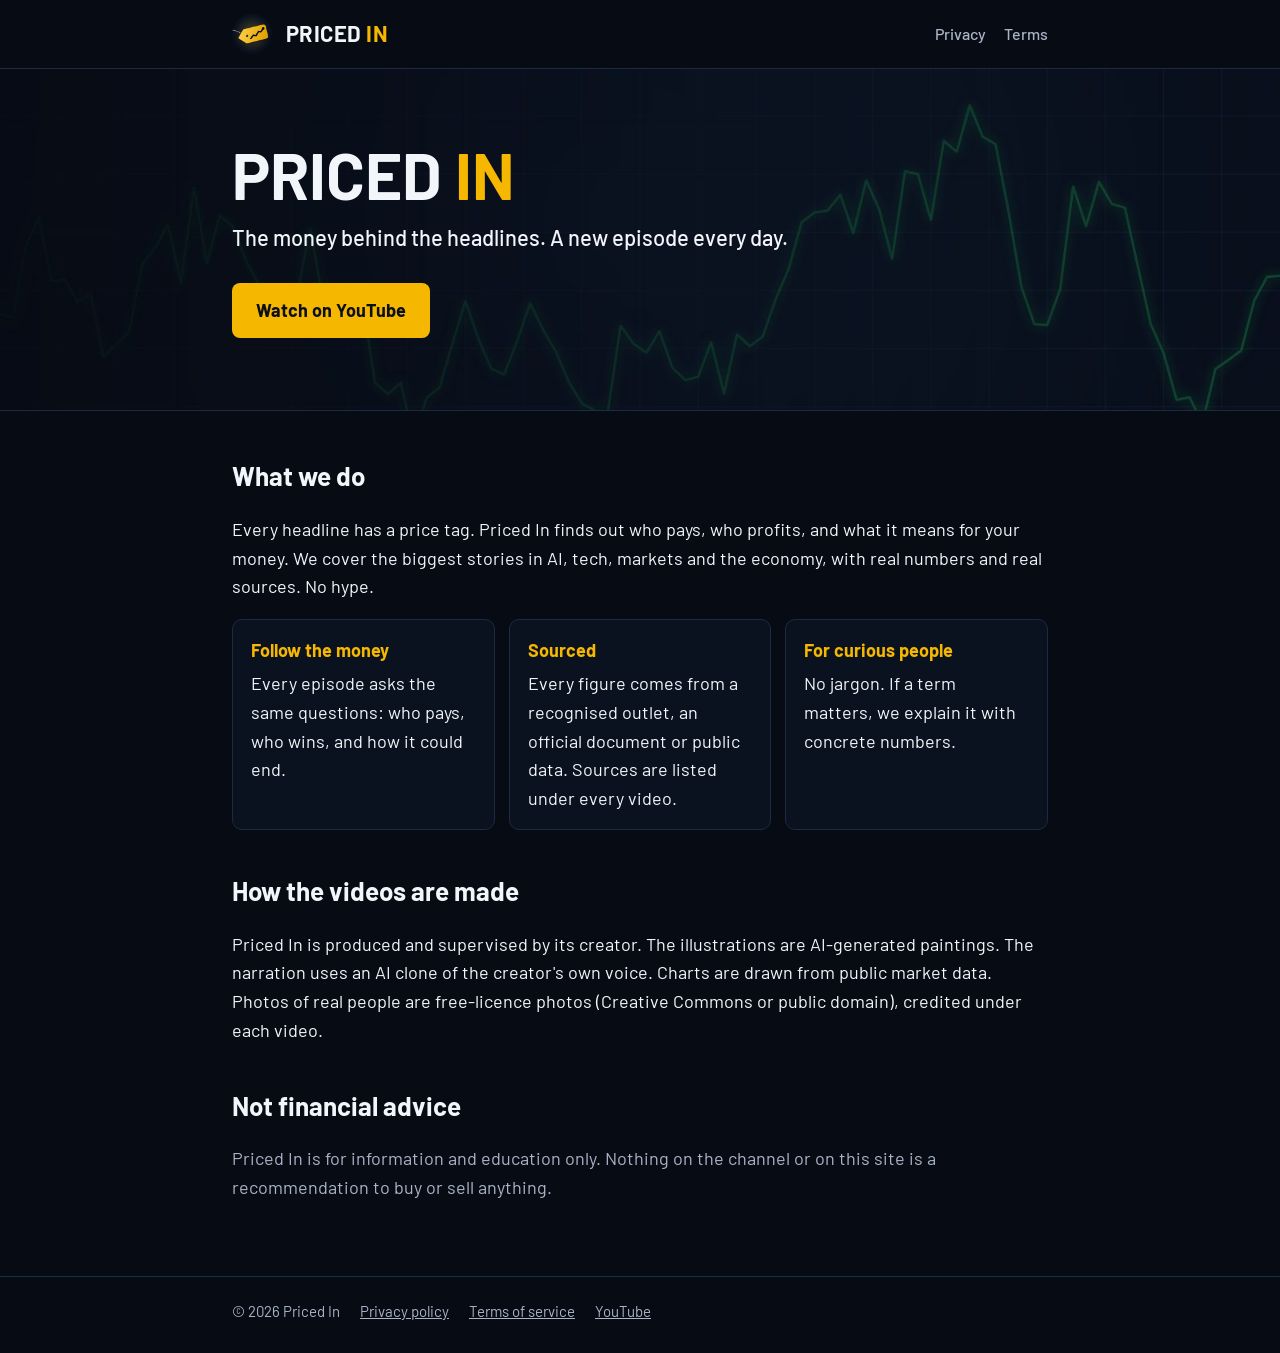
<file: index.html>
<!DOCTYPE html>
<html lang="en">
<head>
<meta charset="utf-8">
<meta name="viewport" content="width=device-width, initial-scale=1">
<title>Priced In: the money behind the headlines</title>
<meta name="description" content="Priced In is a YouTube channel that follows the money behind the biggest stories in AI, tech, markets and the economy. A new episode every day.">
<link rel="icon" href="assets/favicon.png">
<link rel="stylesheet" href="assets/style.css">
</head>
<body>
<header class="top"><div class="wrap">
  <img src="assets/logo.png" alt="Priced In logo">
  <a class="brand" href="./">PRICED <span>IN</span></a>
  <nav><a href="privacy.html">Privacy</a><a href="terms.html">Terms</a></nav>
</div></header>

<section class="hero"><div class="wrap">
  <h1>PRICED <span>IN</span></h1>
  <p>The money behind the headlines. A new episode every day.</p>
  <a class="cta" href="https://www.youtube.com/channel/UCWRhXRc_Tr09AQq6x-pca7w">Watch on YouTube</a>
</div></section>

<main><div class="wrap">
  <h2>What we do</h2>
  <p>Every headline has a price tag. Priced In finds out who pays, who profits, and what it means for your money. We cover the
  biggest stories in AI, tech, markets and the economy, with real numbers and real sources. No hype.</p>

  <div class="cards">
    <div class="card"><b>Follow the money</b>Every episode asks the same questions: who pays, who wins, and how it could end.</div>
    <div class="card"><b>Sourced</b>Every figure comes from a recognised outlet, an official document or public data. Sources are listed under every video.</div>
    <div class="card"><b>For curious people</b>No jargon. If a term matters, we explain it with concrete numbers.</div>
  </div>

  <h2>How the videos are made</h2>
  <p>Priced In is produced and supervised by its creator. The illustrations are AI-generated paintings. The narration uses an AI
  clone of the creator's own voice. Charts are drawn from public market data. Photos of real people are free-licence photos
  (Creative Commons or public domain), credited under each video.</p>

  <h2>Not financial advice</h2>
  <p class="muted">Priced In is for information and education only. Nothing on the channel or on this site is a recommendation to buy or
  sell anything.</p>
</div></main>

<footer><div class="wrap">
  <span>© 2026 Priced In</span>
  <a href="privacy.html">Privacy policy</a>
  <a href="terms.html">Terms of service</a>
  <a href="https://www.youtube.com/channel/UCWRhXRc_Tr09AQq6x-pca7w">YouTube</a>
</div></footer>
</body>
</html>
</file>
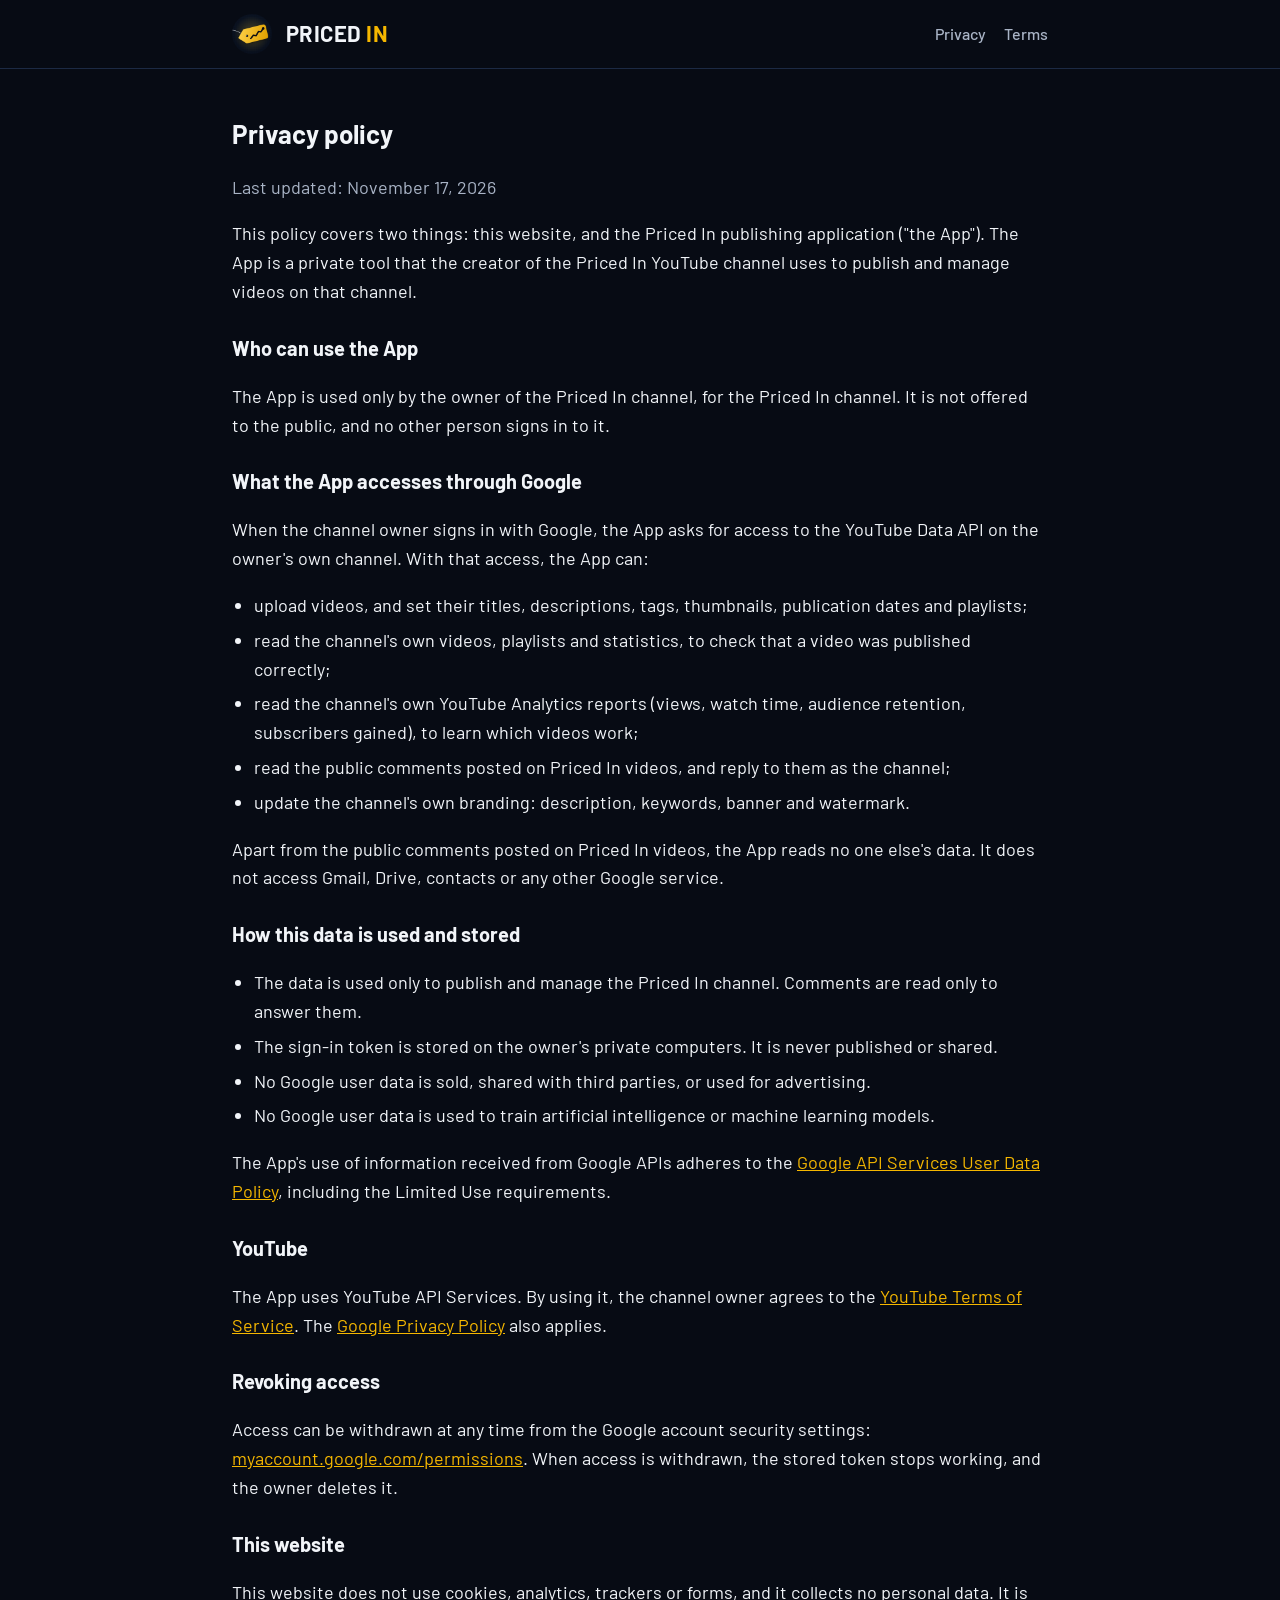
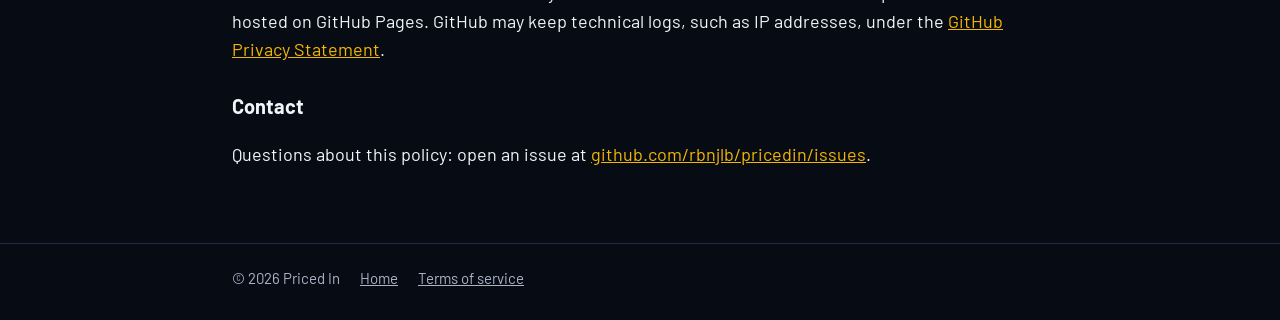
<file: privacy.html>
<!DOCTYPE html>
<html lang="en">
<head>
<meta charset="utf-8">
<meta name="viewport" content="width=device-width, initial-scale=1">
<title>Privacy policy · Priced In</title>
<link rel="icon" href="assets/favicon.png">
<link rel="stylesheet" href="assets/style.css">
</head>
<body>
<header class="top"><div class="wrap">
  <img src="assets/logo.png" alt="Priced In logo">
  <a class="brand" href="./">PRICED <span>IN</span></a>
  <nav><a href="privacy.html">Privacy</a><a href="terms.html">Terms</a></nav>
</div></header>

<main><div class="wrap">
  <h2>Privacy policy</h2>
  <p class="muted">Last updated: November 17, 2026</p>

  <p>This policy covers two things: this website, and the Priced In publishing application ("the App"). The App is a private tool
  that the creator of the Priced In YouTube channel uses to publish and manage videos on that channel.</p>

  <h3>Who can use the App</h3>
  <p>The App is used only by the owner of the Priced In channel, for the Priced In channel. It is not offered to the public, and no
  other person signs in to it.</p>

  <h3>What the App accesses through Google</h3>
  <p>When the channel owner signs in with Google, the App asks for access to the YouTube Data API on the owner's own channel. With
  that access, the App can:</p>
  <ul>
    <li>upload videos, and set their titles, descriptions, tags, thumbnails, publication dates and playlists;</li>
    <li>read the channel's own videos, playlists and statistics, to check that a video was published correctly;</li>
    <li>read the channel's own YouTube Analytics reports (views, watch time, audience retention, subscribers gained), to learn which
      videos work;</li>
    <li>read the public comments posted on Priced In videos, and reply to them as the channel;</li>
    <li>update the channel's own branding: description, keywords, banner and watermark.</li>
  </ul>
  <p>Apart from the public comments posted on Priced In videos, the App reads no one else's data. It does not access Gmail, Drive,
  contacts or any other Google service.</p>

  <h3>How this data is used and stored</h3>
  <ul>
    <li>The data is used only to publish and manage the Priced In channel. Comments are read only to answer them.</li>
    <li>The sign-in token is stored on the owner's private computers. It is never published or shared.</li>
    <li>No Google user data is sold, shared with third parties, or used for advertising.</li>
    <li>No Google user data is used to train artificial intelligence or machine learning models.</li>
  </ul>
  <p>The App's use of information received from Google APIs adheres to the
  <a href="https://developers.google.com/terms/api-services-user-data-policy">Google API Services User Data Policy</a>, including the
  Limited Use requirements.</p>

  <h3>YouTube</h3>
  <p>The App uses YouTube API Services. By using it, the channel owner agrees to the
  <a href="https://www.youtube.com/t/terms">YouTube Terms of Service</a>. The
  <a href="https://policies.google.com/privacy">Google Privacy Policy</a> also applies.</p>

  <h3>Revoking access</h3>
  <p>Access can be withdrawn at any time from the Google account security settings:
  <a href="https://myaccount.google.com/permissions">myaccount.google.com/permissions</a>. When access is withdrawn, the stored token
  stops working, and the owner deletes it.</p>

  <h3>This website</h3>
  <p>This website does not use cookies, analytics, trackers or forms, and it collects no personal data. It is hosted on GitHub Pages.
  GitHub may keep technical logs, such as IP addresses, under the
  <a href="https://docs.github.com/en/site-policy/privacy-policies/github-general-privacy-statement">GitHub Privacy Statement</a>.</p>

  <h3>Contact</h3>
  <p>Questions about this policy: open an issue at <a href="https://github.com/rbnjlb/pricedin/issues">github.com/rbnjlb/pricedin/issues</a>.</p>
</div></main>

<footer><div class="wrap">
  <span>© 2026 Priced In</span>
  <a href="./">Home</a>
  <a href="terms.html">Terms of service</a>
</div></footer>
</body>
</html>
</file>
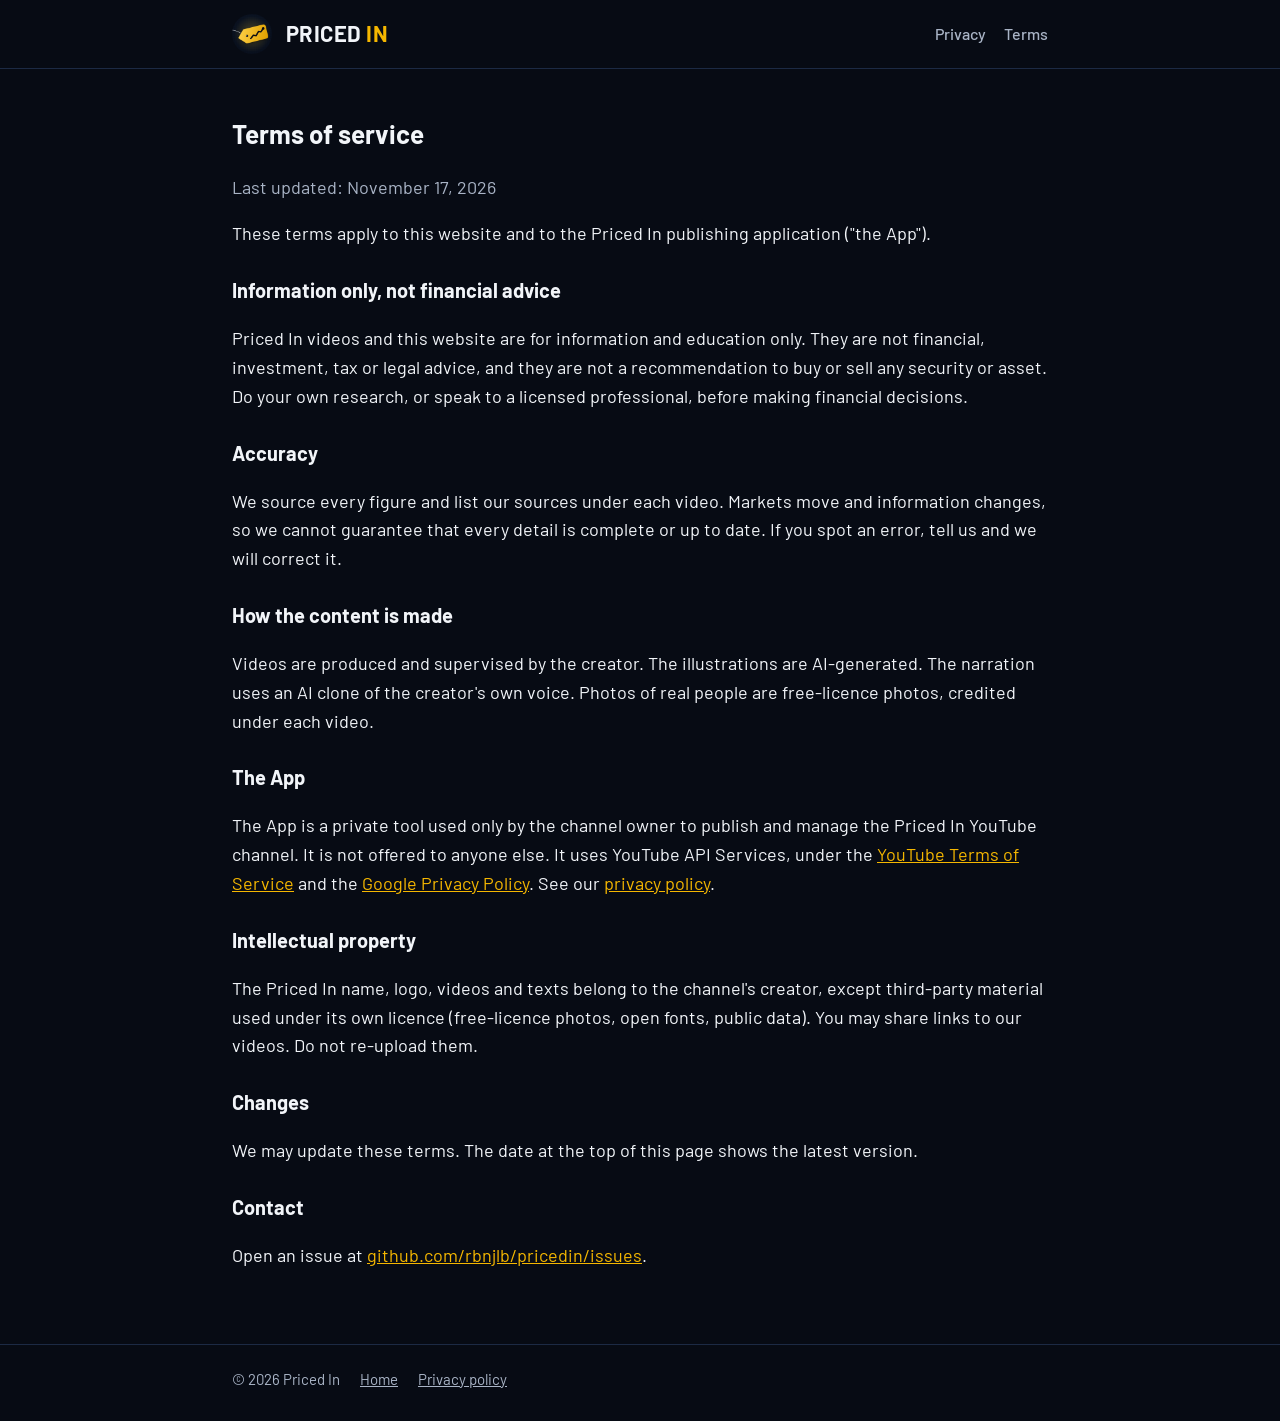
<file: terms.html>
<!DOCTYPE html>
<html lang="en">
<head>
<meta charset="utf-8">
<meta name="viewport" content="width=device-width, initial-scale=1">
<title>Terms of service · Priced In</title>
<link rel="icon" href="assets/favicon.png">
<link rel="stylesheet" href="assets/style.css">
</head>
<body>
<header class="top"><div class="wrap">
  <img src="assets/logo.png" alt="Priced In logo">
  <a class="brand" href="./">PRICED <span>IN</span></a>
  <nav><a href="privacy.html">Privacy</a><a href="terms.html">Terms</a></nav>
</div></header>

<main><div class="wrap">
  <h2>Terms of service</h2>
  <p class="muted">Last updated: November 17, 2026</p>

  <p>These terms apply to this website and to the Priced In publishing application ("the App").</p>

  <h3>Information only, not financial advice</h3>
  <p>Priced In videos and this website are for information and education only. They are not financial, investment, tax or legal
  advice, and they are not a recommendation to buy or sell any security or asset. Do your own research, or speak to a licensed
  professional, before making financial decisions.</p>

  <h3>Accuracy</h3>
  <p>We source every figure and list our sources under each video. Markets move and information changes, so we cannot guarantee
  that every detail is complete or up to date. If you spot an error, tell us and we will correct it.</p>

  <h3>How the content is made</h3>
  <p>Videos are produced and supervised by the creator. The illustrations are AI-generated. The narration uses an AI clone of the
  creator's own voice. Photos of real people are free-licence photos, credited under each video.</p>

  <h3>The App</h3>
  <p>The App is a private tool used only by the channel owner to publish and manage the Priced In YouTube channel. It is not offered to
  anyone else. It uses YouTube API Services, under the <a href="https://www.youtube.com/t/terms">YouTube Terms of Service</a> and the
  <a href="https://policies.google.com/privacy">Google Privacy Policy</a>. See our <a href="privacy.html">privacy policy</a>.</p>

  <h3>Intellectual property</h3>
  <p>The Priced In name, logo, videos and texts belong to the channel's creator, except third-party material used under its own
  licence (free-licence photos, open fonts, public data). You may share links to our videos. Do not re-upload them.</p>

  <h3>Changes</h3>
  <p>We may update these terms. The date at the top of this page shows the latest version.</p>

  <h3>Contact</h3>
  <p>Open an issue at <a href="https://github.com/rbnjlb/pricedin/issues">github.com/rbnjlb/pricedin/issues</a>.</p>
</div></main>

<footer><div class="wrap">
  <span>© 2026 Priced In</span>
  <a href="./">Home</a>
  <a href="privacy.html">Privacy policy</a>
</div></footer>
</body>
</html>
</file>
<file: assets/style.css>
@font-face { font-family: "Barlow"; src: url("fonts/Barlow-Regular.ttf") format("truetype"); font-weight: 400; font-display: swap; }
@font-face { font-family: "Barlow"; src: url("fonts/Barlow-Medium.ttf") format("truetype"); font-weight: 500; font-display: swap; }
@font-face { font-family: "Barlow"; src: url("fonts/Barlow-Bold.ttf") format("truetype"); font-weight: 700; font-display: swap; }

:root { --bg: #070B14; --bg2: #0E1A2E; --line: #1C2A44; --text: #F2F5F9; --muted: #A9B4C6; --gold: #F5B700; }
* { box-sizing: border-box; }
html { -webkit-text-size-adjust: 100%; }
body { margin: 0; background: var(--bg); color: var(--text); font: 400 18px/1.6 "Barlow", system-ui, sans-serif; }
a { color: var(--gold); }
a:hover { text-decoration-thickness: 2px; }
.wrap { max-width: 860px; margin: 0 auto; padding: 0 22px; }

header.top { border-bottom: 1px solid var(--line); }
header.top .wrap { display: flex; align-items: center; gap: 14px; padding-top: 14px; padding-bottom: 14px; }
header.top img { width: 40px; height: 40px; border-radius: 50%; }
.brand { font-weight: 700; font-size: 22px; letter-spacing: .02em; color: var(--text); text-decoration: none; }
.brand span { color: var(--gold); }
header.top nav { margin-left: auto; display: flex; gap: 18px; font-weight: 500; font-size: 16px; }
header.top nav a { color: var(--muted); text-decoration: none; }
header.top nav a:hover { color: var(--text); }

.hero { background: var(--bg2) url("hero.jpg") center / cover no-repeat; border-bottom: 1px solid var(--line); }
.hero .wrap { padding-top: 72px; padding-bottom: 72px; }
.hero h1 { font-weight: 700; font-size: clamp(40px, 7vw, 64px); line-height: 1.05; margin: 0 0 12px; }
.hero h1 span { color: var(--gold); }
.hero p { font-size: 22px; font-weight: 500; margin: 0 0 28px; max-width: 34em; }
.cta { display: inline-block; background: var(--gold); color: #0B0F18; font-weight: 700; padding: 13px 24px; border-radius: 8px; text-decoration: none; }
.cta:hover { filter: brightness(1.08); }

main .wrap { padding-top: 44px; padding-bottom: 56px; }
h2 { font-weight: 700; font-size: 26px; margin: 40px 0 10px; }
h2:first-child { margin-top: 0; }
h3 { font-weight: 700; font-size: 20px; margin: 26px 0 6px; }
p, li { color: var(--text); }
.muted { color: var(--muted); }
ul { padding-left: 1.2em; }
li { margin: 6px 0; }
.cards { display: grid; grid-template-columns: repeat(auto-fit, minmax(230px, 1fr)); gap: 14px; margin-top: 16px; }
.card { border: 1px solid var(--line); border-radius: 10px; padding: 16px 18px; background: #0A1220; }
.card b { display: block; color: var(--gold); margin-bottom: 4px; }

footer { border-top: 1px solid var(--line); }
footer .wrap { padding-top: 22px; padding-bottom: 30px; font-size: 15px; color: var(--muted); display: flex; flex-wrap: wrap; gap: 8px 20px; }
footer a { color: var(--muted); }
</file>
